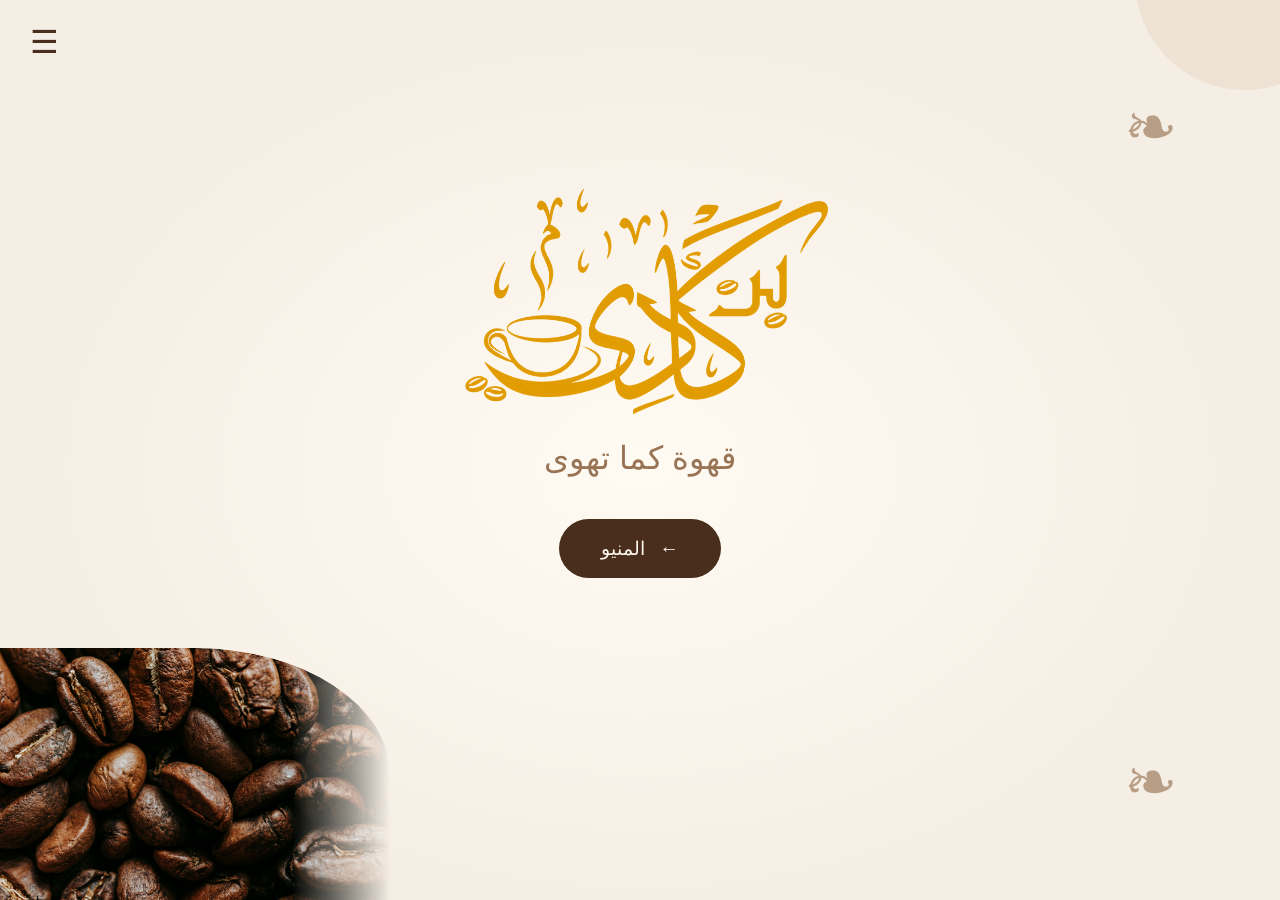
<file: index.html>
<!doctype html>
<html lang="ar" dir="rtl">
<head>
  <meta charset="utf-8">
  <meta name="viewport" content="width=device-width, initial-scale=1">
  <meta name="theme-color" content="#f5eee5">
  <title>بن كادي | قهوتك على مزاجك</title>
  <link rel="stylesheet" href="index.css">
</head>
<body>
  <main class="hero">
    <button class="menu" type="button" aria-label="فتح القائمة" aria-expanded="false">☰</button>

    <nav class="nav" aria-label="القائمة الرئيسية">
      <a href="index.html">الرئيسية</a>
      <a href="menu.html">المنيو</a>
      <a href="offers.html">العروض</a>
    </nav>

    <span class="decor one"></span>
    <span class="decor two"></span>
    <span class="sprig a">❧</span>
    <span class="sprig b">❧</span>

    <div class="hero-content">
      <img
        class="brand-logo"
        src="222.png"
        alt="بن كادي"
        style="display: block; width: min(100%, 420px); height: auto; margin-inline: auto;">

      <p class="tagline">قهوة كما تهوى</p>

      <a class="cta" href="menu.html">
        <span>←</span> المنيو
      </a>
    </div>

    <img
      class="beans"
      src="nathan-dumlao-PDipEilB0b8-unsplash.jpg"
      alt="حبوب بن محمصة">

  
  </main>

  <script src="index.js" defer></script>
</body>
</html>
</file>
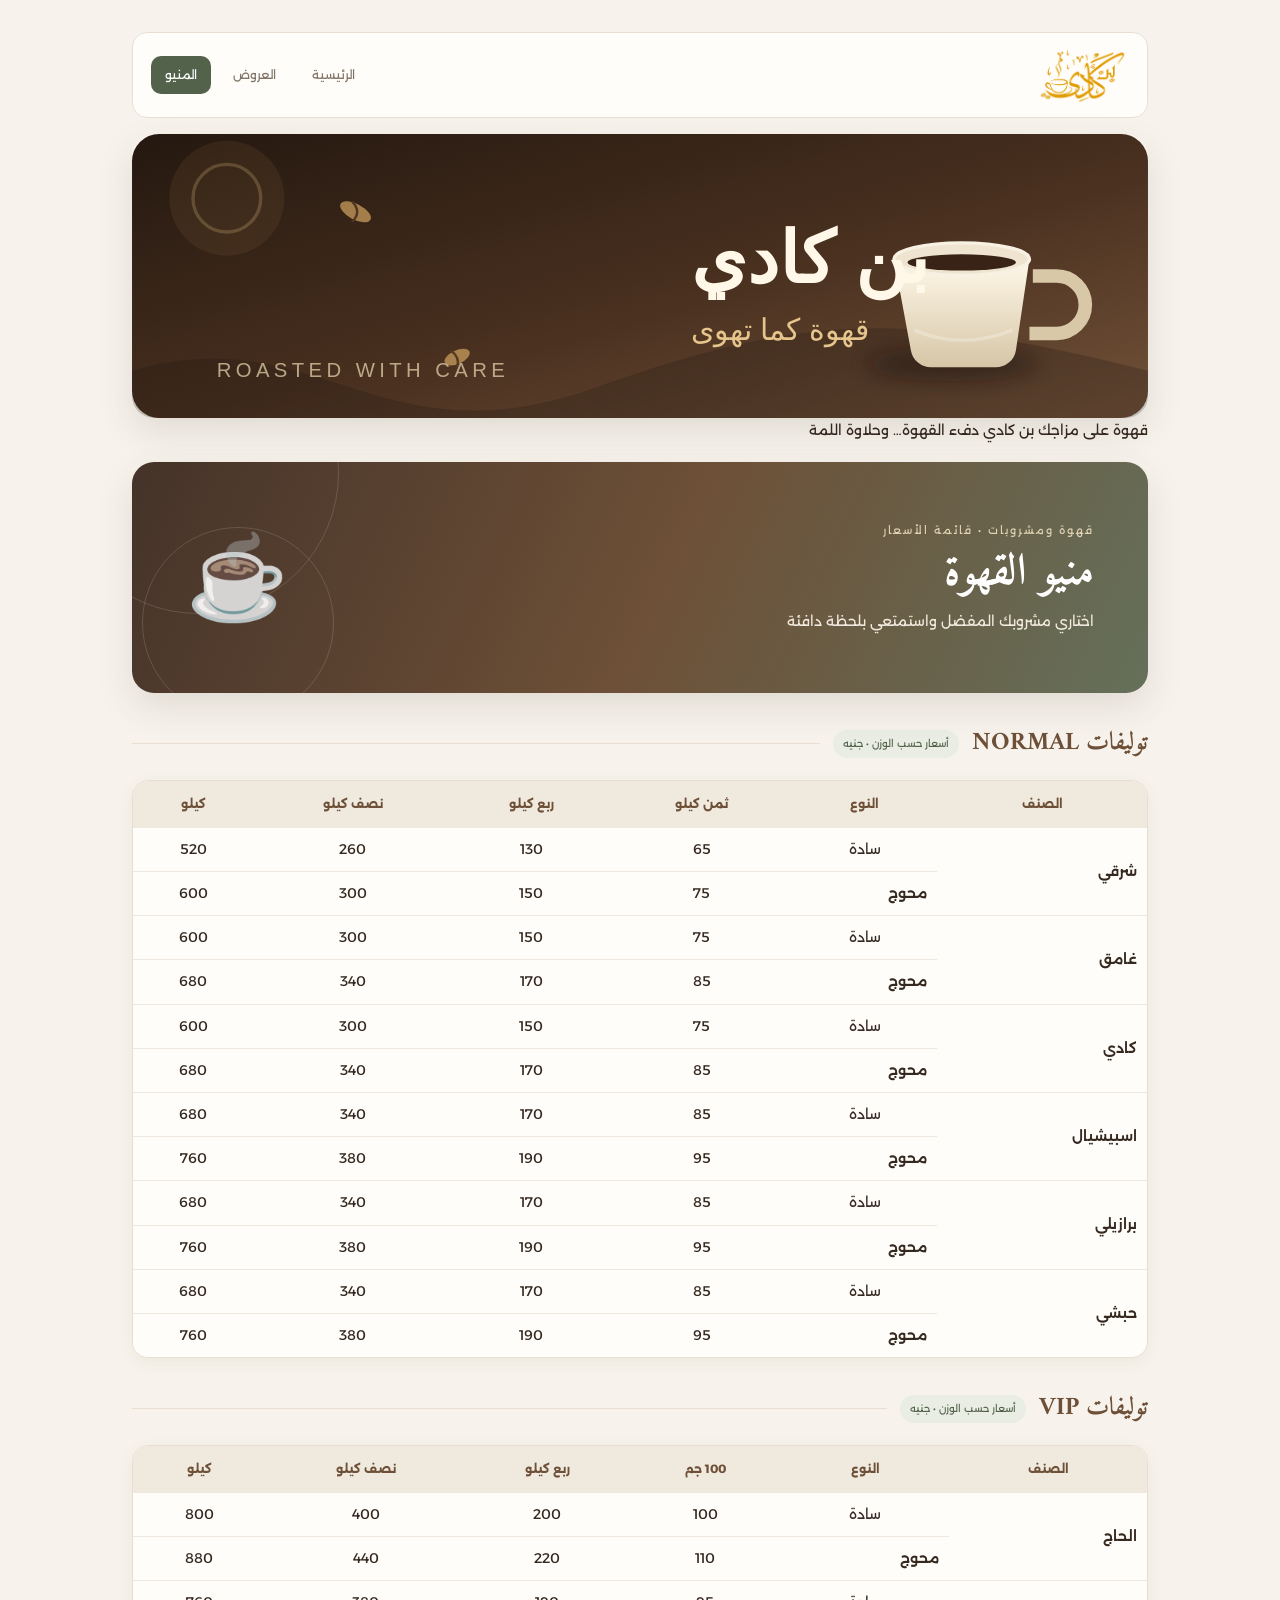
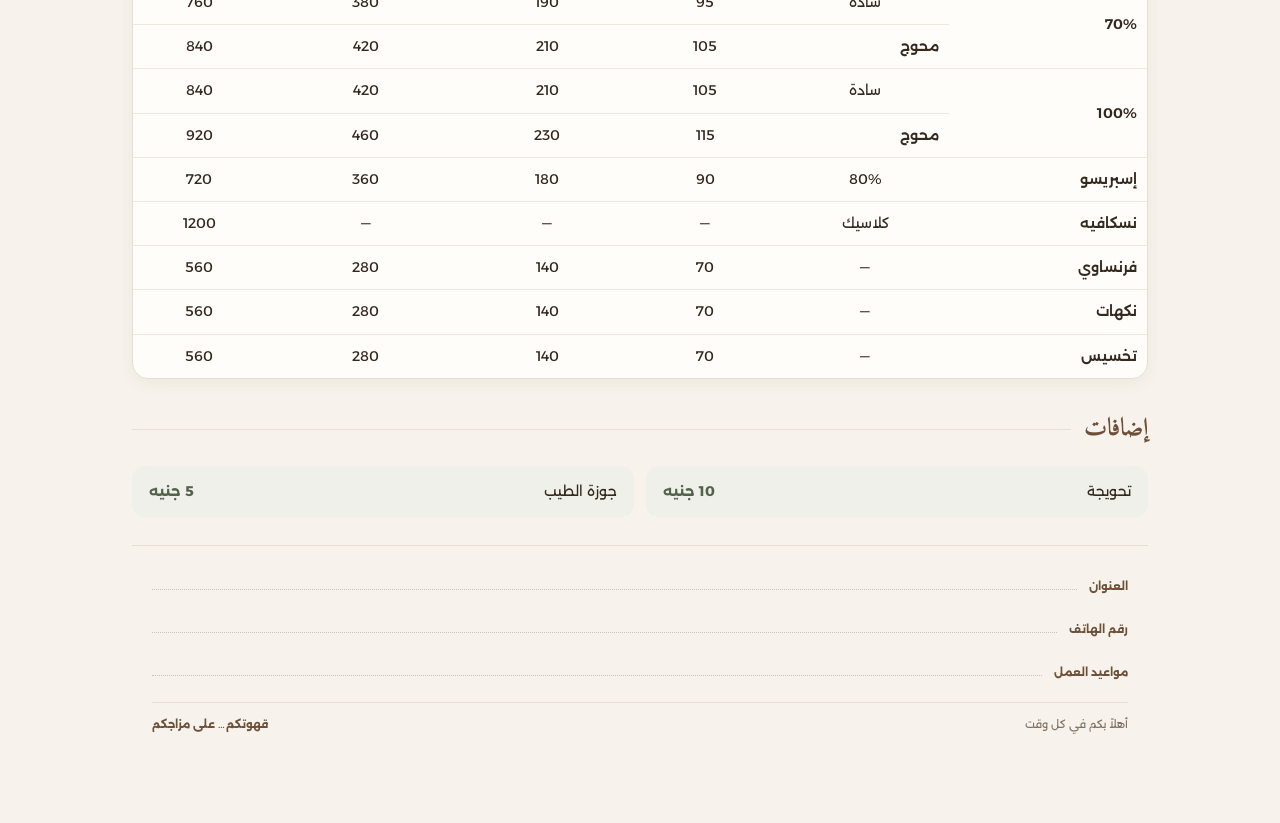
<file: menu.html>
<!doctype html>
<html lang="ar" dir="rtl">
<head>
  <meta charset="utf-8">
  <meta name="viewport" content="width=device-width, initial-scale=1">
  <title>منيو بن كادي</title>

  <link rel="preconnect" href="https://fonts.googleapis.com">
  <link rel="preconnect" href="https://fonts.gstatic.com" crossorigin>
  <link href="https://fonts.googleapis.com/css2?family=Alexandria:wght@400;500;600;700&family=Amiri:wght@700&display=swap" rel="stylesheet">

  <link rel="stylesheet" href="menu.css">
  <script src="menu.js" defer></script>
</head>
<body>
  <main class="page">
    <nav class="nav" aria-label="القائمة الرئيسية">
      <a class="brand-mini" href="index.html" aria-label="بن كادي - الرئيسية">
        <img src="222.png" alt="لوجو بن كادي">
      </a>

      <button
        class="nav-toggle"
        type="button"
        aria-expanded="false"
        aria-controls="navlinks"
        aria-label="فتح القائمة"
      >☰</button>

      <div class="navlinks" id="navlinks">
        <a href="index.html">الرئيسية</a>
        <a href="offers.html">العروض</a>
        <a class="active" href="menu.html" aria-current="page">المنيو</a>
      </div>
    </nav>

    <img class="brand-banner" src="banner-design-2.svg" alt="بن كادي — قهوة كما تهوى">
      <title id="banner-title">بن كادي — قهوة على مزاجك</title>
      <defs>
        <linearGradient id="banner-bg" x1="0" y1="0" x2="1" y2="1">
          <stop stop-color="#433128"/>
          <stop offset=".6" stop-color="#6b5039"/>
          <stop offset="1" stop-color="#66705b"/>
        </linearGradient>
        <radialGradient id="cup-color">
          <stop stop-color="#fffaf0"/>
          <stop offset="1" stop-color="#d9c6a6"/>
        </radialGradient>
      </defs>

      <rect width="1200" height="330" rx="28" fill="url(#banner-bg)"/>
      <circle cx="1040" cy="38" r="180" fill="#fff" opacity=".035"/>
      <circle cx="80" cy="300" r="205" fill="#fff" opacity=".035"/>

      <g fill="#d1ad76" opacity=".75">
        <ellipse cx="122" cy="80" rx="22" ry="11" transform="rotate(32 122 80)"/>
        <ellipse cx="196" cy="237" rx="18" ry="9" transform="rotate(-30 196 237)"/>
        <ellipse cx="1010" cy="252" rx="19" ry="10" transform="rotate(24 1010 252)"/>
        <ellipse cx="1090" cy="108" rx="18" ry="9" transform="rotate(-25 1090 108)"/>
      </g>

      <g transform="translate(865 83)">
        <ellipse cx="105" cy="164" rx="121" ry="22" fill="#2e241f" opacity=".28"/>
        <path d="M35 72h145l-12 79q-8 42-60 42t-61-42z" fill="url(#cup-color)"/>
        <path d="M178 87h22a31 31 0 0 1 0 61h-30" fill="none" stroke="#e8d9bf" stroke-width="14"/>
        <ellipse cx="107" cy="75" rx="73" ry="17" fill="#f7efe1"/>
        <ellipse cx="107" cy="75" rx="58" ry="11" fill="#553c2d"/>
        <path d="M87 38q-13-19 2-32M119 40q-13-21 2-35" fill="none" stroke="#eee3d1" stroke-width="5" stroke-linecap="round" opacity=".7"/>
      </g>

      <text x="650" y="143" text-anchor="middle" fill="#f6eedf" font-family="Tahoma,Arial,sans-serif" font-size="26">قهوة على مزاجك</text>
      <text x="650" y="226" text-anchor="middle" fill="#fffaf1" font-family="Tahoma,Arial,sans-serif" font-weight="700" font-size="76">بن كادي</text>
      <path d="M495 250h310" stroke="#c9a66b" stroke-width="2"/>
      <text x="650" y="287" text-anchor="middle" fill="#e8d9bf" font-family="Tahoma,Arial,sans-serif" font-size="19">دفء القهوة… وحلاوة اللمة</text>
    </svg>

    <header class="hero">
      <div class="hero-copy">
        <div class="eyebrow">قهوة ومشروبات • قائمة الأسعار</div>
        <h1>منيو القهوة</h1>
        <p>اختاري مشروبك المفضل واستمتعي بلحظة دافئة</p>
      </div>
      <div class="cup" aria-hidden="true">☕</div>
    </header>

    <section class="section">
      <div class="section-head">
        <h2>توليفات NORMAL</h2>
        <span class="tag">أسعار حسب الوزن • جنيه</span>
      </div>
      <div class="table-wrap">
        <table class="blends">
          <thead>
            <tr>
              <th>الصنف</th>
              <th>النوع</th>
              <th>ثمن كيلو</th>
              <th>ربع كيلو</th>
              <th>نصف كيلو</th>
              <th>كيلو</th>
            </tr>
          </thead>
          <tbody>
            <tr><td rowspan="2">شرقي</td><td>سادة</td><td>65</td><td>130</td><td>260</td><td>520</td></tr>
            <tr><td>محوج</td><td>75</td><td>150</td><td>300</td><td>600</td></tr>
            <tr><td rowspan="2">غامق</td><td>سادة</td><td>75</td><td>150</td><td>300</td><td>600</td></tr>
            <tr><td>محوج</td><td>85</td><td>170</td><td>340</td><td>680</td></tr>
            <tr><td rowspan="2">كادي</td><td>سادة</td><td>75</td><td>150</td><td>300</td><td>600</td></tr>
            <tr><td>محوج</td><td>85</td><td>170</td><td>340</td><td>680</td></tr>
            <tr><td rowspan="2">اسبيشيال</td><td>سادة</td><td>85</td><td>170</td><td>340</td><td>680</td></tr>
            <tr><td>محوج</td><td>95</td><td>190</td><td>380</td><td>760</td></tr>
            <tr><td rowspan="2">برازيلي</td><td>سادة</td><td>85</td><td>170</td><td>340</td><td>680</td></tr>
            <tr><td>محوج</td><td>95</td><td>190</td><td>380</td><td>760</td></tr>
            <tr><td rowspan="2">حبشي</td><td>سادة</td><td>85</td><td>170</td><td>340</td><td>680</td></tr>
            <tr><td>محوج</td><td>95</td><td>190</td><td>380</td><td>760</td></tr>
          </tbody>
        </table>
      </div>
    </section>

    <section class="section">
      <div class="section-head">
        <h2>توليفات VIP</h2>
        <span class="tag">أسعار حسب الوزن • جنيه</span>
      </div>
      <div class="table-wrap">
        <table class="blends">
          <thead>
            <tr>
              <th>الصنف</th>
              <th>النوع</th>
              <th>100 جم</th>
              <th>ربع كيلو</th>
              <th>نصف كيلو</th>
              <th>كيلو</th>
            </tr>
          </thead>
          <tbody>
            <tr><td rowspan="2">الحاج</td><td>سادة</td><td>100</td><td>200</td><td>400</td><td>800</td></tr>
            <tr><td>محوج</td><td>110</td><td>220</td><td>440</td><td>880</td></tr>
            <tr><td rowspan="2">70%</td><td>سادة</td><td>95</td><td>190</td><td>380</td><td>760</td></tr>
            <tr><td>محوج</td><td>105</td><td>210</td><td>420</td><td>840</td></tr>
            <tr><td rowspan="2">100%</td><td>سادة</td><td>105</td><td>210</td><td>420</td><td>840</td></tr>
            <tr><td>محوج</td><td>115</td><td>230</td><td>460</td><td>920</td></tr>
            <tr><td>إسبريسو</td><td>80%</td><td>90</td><td>180</td><td>360</td><td>720</td></tr>
            <tr><td>نسكافيه</td><td>كلاسيك</td><td>—</td><td>—</td><td>—</td><td>1200</td></tr>
            <tr><td>فرنساوي</td><td>—</td><td>70</td><td>140</td><td>280</td><td>560</td></tr>
            <tr><td>نكهات</td><td>—</td><td>70</td><td>140</td><td>280</td><td>560</td></tr>
            <tr><td>تخسيس</td><td>—</td><td>70</td><td>140</td><td>280</td><td>560</td></tr>
          </tbody>
        </table>
      </div>
      
    </section>

    
    <section class="section">
      <div class="section-head">
        <h2>إضافات</h2>
      </div>
      <div class="extras">
        <div class="extra"><span>تحويجة</span><strong>10 جنيه</strong></div>
        <div class="extra"><span>جوزة الطيب</span><strong>5 جنيه</strong></div>
      </div>
    </section>

    <footer class="footer contact-footer">
      <div class="contact-line"><b>العنوان</b><span class="contact-blank" aria-label="مساحة لكتابة العنوان"></span></div>
      <div class="contact-line"><b>رقم الهاتف</b><span class="contact-blank" aria-label="مساحة لكتابة رقم الهاتف"></span></div>
      <div class="contact-line"><b>مواعيد العمل</b><span class="contact-blank" aria-label="مساحة لكتابة مواعيد العمل"></span></div>
      <div class="footer-slogan"><span>أهلاً بكم في كل وقت</span><b>قهوتكم… على مزاجكم</b></div>
    </footer>
  </main>
</body>
</html>
</file>
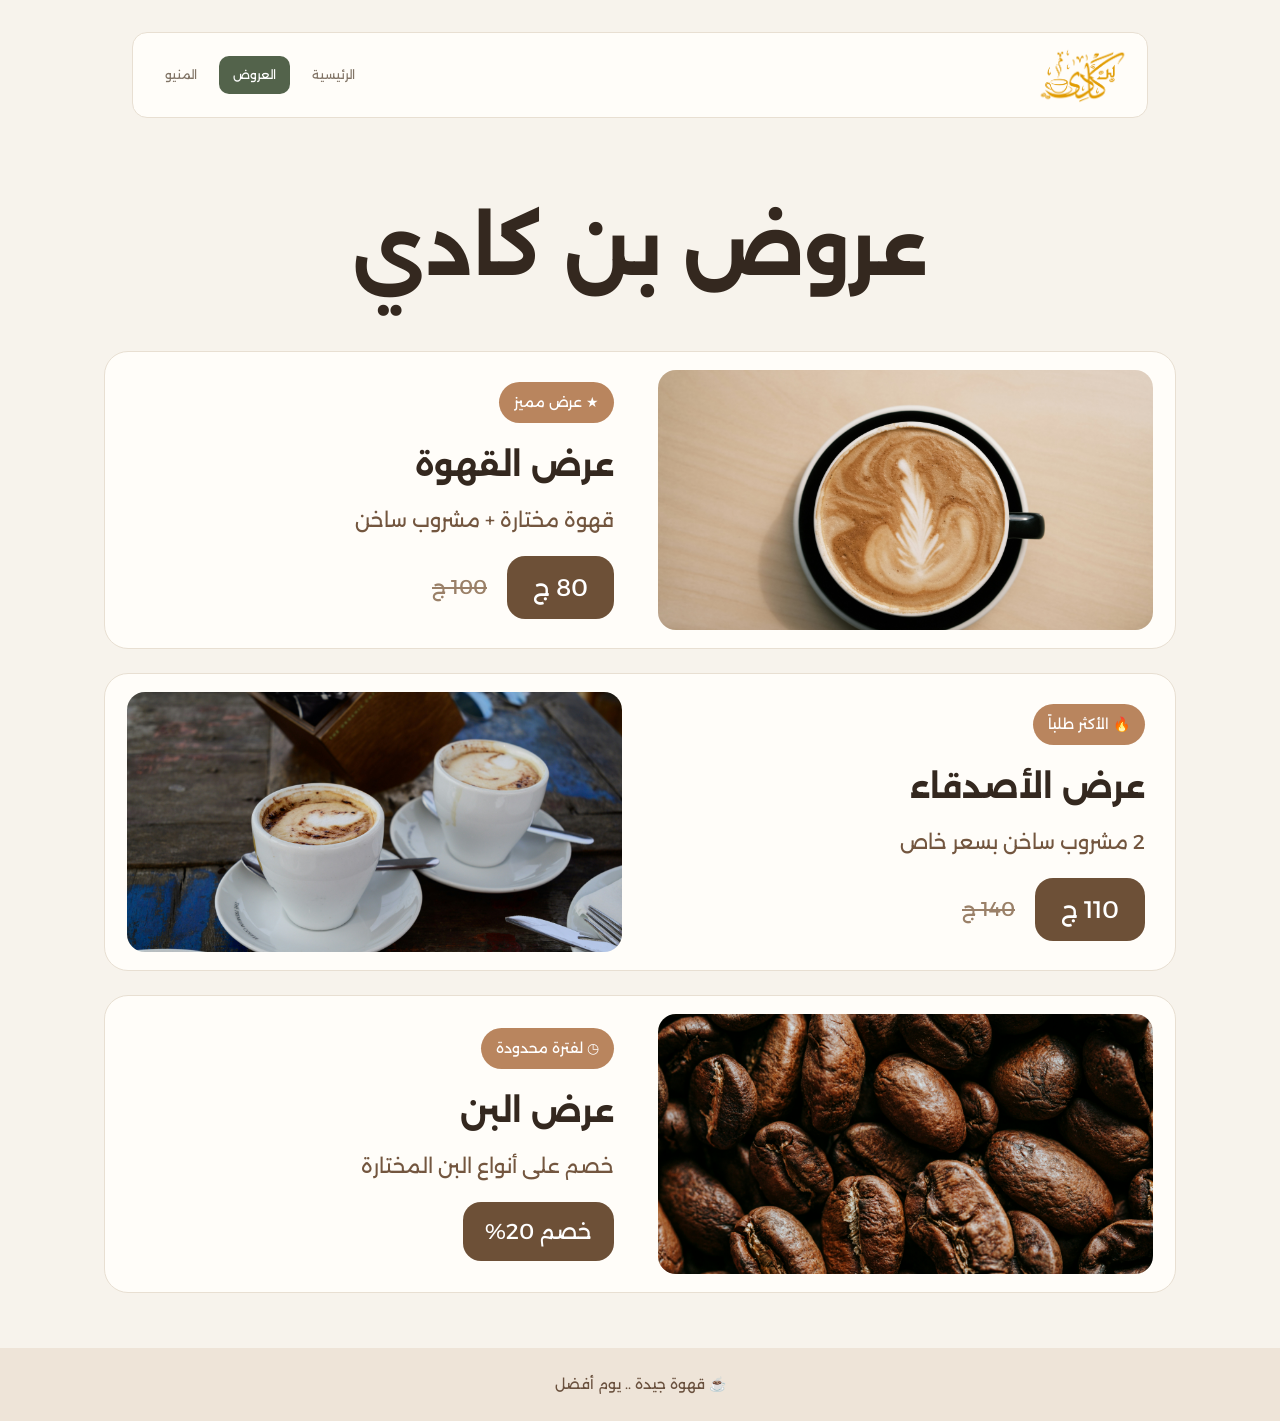
<file: offers.html>
<!doctype html>
<html lang="ar" dir="rtl">
<head>
  <meta charset="utf-8">
  <meta name="viewport" content="width=device-width, initial-scale=1">
  <meta name="theme-color" content="#f7f3ec">
  <title>عروض بن كادي</title>

  <link rel="preconnect" href="https://fonts.googleapis.com">
  <link rel="preconnect" href="https://fonts.gstatic.com" crossorigin>
  <link href="https://fonts.googleapis.com/css2?family=Alexandria:wght@400;500;600;700&display=swap" rel="stylesheet">

  <link rel="stylesheet" href="offers.css">
  <script src="offers.js" defer></script>
</head>
<body>
  <nav class="nav" aria-label="القائمة الرئيسية">
    <a class="brand-mini" href="index.html" aria-label="بن كادي - الرئيسية">
      <img src="222.png" alt="لوجو بن كادي">
    </a>

    <button
      class="nav-toggle"
      type="button"
      aria-expanded="false"
      aria-controls="navlinks"
      aria-label="فتح القائمة"
    >☰</button>

    <div class="navlinks" id="navlinks">
      <a href="index.html">الرئيسية</a>
      <a class="active" href="offers.html" aria-current="page">العروض</a>
      <a href="menu.html">المنيو</a>
    </div>
  </nav>

  <main>
    <section class="intro">
      <h1>عروض بن كادي</h1>
    </section>

    <section class="offers">
      <article class="offer">
        <img src="haewon-oh--PCNUncJ3R0-unsplash.jpg" alt="فنجان لاتيه مع حبوب البن">
        <div class="details">
          <span class="badge">★ عرض مميز</span>
          <h2>عرض القهوة</h2>
          <p>قهوة مختارة + مشروب ساخن</p>
          <div class="price">
            <span class="now">80 ج</span>
            <span class="old">100 ج</span>
          </div>
        </div>
      </article>

      <article class="offer">
        <img src="daniel-AEgYnTf-VOI-unsplash.jpg" alt="فنجانان قهوة للأصدقاء">
        <div class="details">
          <span class="badge">🔥 الأكثر طلباً</span>
          <h2>عرض الأصدقاء</h2>
          <p>2 مشروب ساخن بسعر خاص</p>
          <div class="price">
            <span class="now">110 ج</span>
            <span class="old">140 ج</span>
          </div>
        </div>
      </article>

      <article class="offer">
        <img src="nathan-dumlao-PDipEilB0b8-unsplash.jpg" alt="حبوب بن محمصة">
        <div class="details">
          <span class="badge">◷ لفترة محدودة</span>
          <h2>عرض البن</h2>
          <p>خصم على أنواع البن المختارة</p>
          <span class="discount">خصم 20%</span>
        </div>
      </article>
    </section>
  </main>

  <footer>☕ قهوة جيدة .. يوم أفضل</footer>
</body>
</html>
</file>
<file: index.css>
:root{--cream:#f5eee5;--coffee:#4a2e1d;--tan:#987354;--ink:#332216}
*{box-sizing:border-box}
html{scroll-behavior:smooth}
body{margin:0;background:var(--cream);color:var(--ink);font-family:Tahoma,Arial,sans-serif}
.hero{min-height:100svh;position:relative;display:grid;place-items:center;text-align:center;overflow:hidden;padding:100px 22px 250px;background:radial-gradient(ellipse at 50% 52%,#fffaf2 0%,var(--cream) 68%)}
.brand{font-size:clamp(3rem,9vw,6rem);font-weight:900;letter-spacing:-3px;margin:0;color:var(--coffee)}
.tagline{font-size:clamp(1.1rem,4vw,2rem);color:var(--tan);margin:15px 0 42px}
.cup{font-size:1em}
.cta{display:inline-flex;align-items:center;gap:14px;padding:18px 42px;border-radius:99px;background:var(--coffee);color:#fff8ef;text-decoration:none;font-size:1.2rem;transition:transform .2s,background .2s}
.cta:hover{transform:translateY(-3px);background:#67472f}
.menu{position:absolute;z-index:2;top:22px;left:24px;border:0;background:none;color:var(--coffee);font-size:2rem;cursor:pointer}
.nav{display:none;position:absolute;top:70px;left:20px;background:#fffaf2;padding:15px 22px;border-radius:18px;box-shadow:0 8px 30px #4a2e1d20}
.nav.open{display:grid;gap:14px}
.nav a{color:var(--coffee);text-decoration:none}
.decor{position:absolute;border-radius:50%;background:#ead9c7;opacity:.55;width:220px;height:220px}
.decor.one{top:-130px;right:-75px}
.decor.two{bottom:-160px;left:-60px;width:300px;height:300px}
.beans{position:absolute;bottom:0;left:0;width:min(36vw,390px);height:clamp(170px,28vh,330px);object-fit:cover;object-position:left bottom;mask-image:linear-gradient(90deg,#000 75%,transparent);border-radius:0 50% 0 0}
.sprig{position:absolute;color:#9a7454;font-size:4rem;opacity:.65}
.sprig.a{top:90px;right:8%}
.sprig.b{bottom:9%;right:8%}
.hint{position:absolute;bottom:24px;font-size:.8rem;color:#987354}
@media(max-width:600px){
  .hero{padding:90px 18px 240px}
  .brand{letter-spacing:-2px}
  .cta{padding:16px 32px}
  .beans{width:58vw;height:200px}
  .sprig.a{top:100px;right:4%;font-size:2.5rem}
  .sprig.b{display:none}
  .menu{left:18px;top:15px}
  .hint{display:none}
}
</file>
<file: menu.css>
:root {
  --ink: #34281f;
  --muted: #817466;
  --coffee: #6d5037;
  --olive: #53634b;
  --cream: #f7f3ec;
  --paper: #fffdf9;
  --line: #e8dfd2;
}

* {
  box-sizing: border-box;
}

body {
  margin: 0;
  background: var(--cream);
  color: var(--ink);
  font-family: Alexandria, "Segoe UI", sans-serif;
  font-size: 14px;
  line-height: 1.8;
}

.page {
  max-width: 1060px;
  margin: 32px auto;
  padding: 0 22px 40px;
}

.nav {
  display: flex;
  align-items: center;
  justify-content: space-between;
  gap: 20px;
  padding: 12px 18px;
  margin-bottom: 16px;
  background: var(--paper);
  border: 1px solid var(--line);
  border-radius: 15px;
}

.brand-mini {
  display: flex;
  align-items: center;
  flex-shrink: 0;
  text-decoration: none;
}

.brand-mini img {
  display: block;
  width: 96px;
  height: 60px;
  object-fit: contain;
}

.navlinks {
  display: flex;
  align-items: center;
  gap: 8px;
}

.navlinks a {
  padding: 8px 14px;
  border-radius: 10px;
  color: var(--muted);
  font-size: 12px;
  text-decoration: none;
  transition: 0.2s;
}

.navlinks a:hover {
  background: #f1ece3;
  color: var(--coffee);
}

.navlinks a.active {
  background: var(--olive);
  color: white;
}

.nav-toggle {
  display: none;
  border: 0;
  border-radius: 9px;
  padding: 4px 11px;
  background: #eef0e9;
  color: var(--olive);
  font-size: 21px;
  cursor: pointer;
}

.brand-banner {
  display: block;
  width: 100%;
  height: auto;
  max-height: 290px;
  border-radius: 22px;
  object-fit: cover;
  box-shadow: 0 14px 35px #49372920;
}

.hero {
  position: relative;
  display: flex;
  align-items: center;
  justify-content: space-between;
  min-height: 205px;
  margin-top: 18px;
  overflow: hidden;
  padding: 42px 54px;
  border-radius: 22px;
  background: linear-gradient(115deg, #453329 0%, #6d5037 52%, #65705a 100%);
  color: white;
  box-shadow: 0 14px 35px #49372920;
}

.hero::before,
.hero::after {
  position: absolute;
  top: -130px;
  left: -75px;
  width: 280px;
  height: 280px;
  border: 1px solid #ffffff24;
  border-radius: 50%;
  content: "";
}

.hero::after {
  top: 65px;
  left: 10px;
  width: 190px;
  height: 190px;
}

.hero-copy,
.cup {
  position: relative;
  z-index: 1;
}

.eyebrow {
  color: #e2d2b4;
  font-size: 11px;
  letter-spacing: 2px;
}

.hero h1 {
  margin: 7px 0;
  font-family: Amiri, serif;
  font-size: 44px;
  line-height: 1.2;
}

.hero p {
  margin: 8px 0 0;
  color: #f1e9dd;
}

.cup {
  font-size: 82px;
  opacity: 0.92;
  filter: grayscale(0.25);
}

.section {
  margin-top: 28px;
}

.section-head {
  display: flex;
  align-items: center;
  gap: 13px;
  margin-bottom: 14px;
}

.section-head h2 {
  margin: 0;
  color: var(--coffee);
  font-family: Amiri, serif;
  font-size: 25px;
  white-space: nowrap;
}

.section-head::after {
  flex: 1;
  height: 1px;
  background: var(--line);
  content: "";
}

.tag {
  padding: 5px 10px;
  border-radius: 20px;
  background: #e9ede4;
  color: var(--olive);
  font-size: 10px;
  white-space: nowrap;
}

.grid {
  display: grid;
  grid-template-columns: repeat(2, minmax(0, 1fr));
  gap: 15px;
}

.card {
  padding: 17px 20px;
  border: 1px solid var(--line);
  border-radius: 16px;
  background: var(--paper);
  box-shadow: 0 4px 15px #503b2510;
}

.card h3 {
  margin: 0 0 9px;
  color: var(--olive);
  font-size: 14px;
  font-weight: 700;
}

.item {
  display: flex;
  align-items: baseline;
  gap: 10px;
  padding: 7px 0;
  border-bottom: 1px dashed #eae3d9;
}

.item:last-child {
  padding-bottom: 0;
  border: 0;
}

.item .name {
  white-space: nowrap;
}

.item .dots {
  flex: 1;
  border-bottom: 1px dotted #cfc3b3;
  transform: translateY(-4px);
}

.price {
  color: var(--coffee);
  font-weight: 700;
  white-space: nowrap;
}

.currency {
  color: var(--muted);
  font-size: 10px;
  font-weight: 400;
}

.table-wrap {
  overflow: auto;
  border: 1px solid var(--line);
  border-radius: 16px;
  background: var(--paper);
  box-shadow: 0 4px 15px #503b2510;
}

.blends {
  width: 100%;
  min-width: 610px;
  border-collapse: collapse;
  text-align: center;
}

.blends th {
  padding: 12px 10px;
  background: #f0e9de;
  color: var(--coffee);
  font-size: 12px;
  font-weight: 700;
}

.blends td {
  padding: 9px 10px;
  border-top: 1px solid #eee8df;
}

.blends td:first-child {
  font-weight: 600;
  text-align: right;
}

.blends tr:nth-child(even) td {
  background: #fffdfa;
}

.note {
  margin: 9px 4px 0;
  color: var(--muted);
  font-size: 11px;
}

.extras {
  display: grid;
  grid-template-columns: repeat(2, 1fr);
  gap: 12px;
}

.extra {
  display: flex;
  align-items: center;
  justify-content: space-between;
  padding: 13px 17px;
  border-radius: 13px;
  background: #eef0e9;
}

.extra strong {
  color: var(--olive);
}

.footer {
  display: flex;
  justify-content: space-between;
  margin-top: 28px;
  padding: 16px 20px;
  border-top: 1px solid var(--line);
  color: var(--muted);
  font-size: 11px;
}

.footer b {
  color: var(--coffee);
}

.contact-footer {
  flex-direction: column;
  gap: 12px;
  padding-top: 20px;
}

.contact-line {
  display: flex;
  align-items: baseline;
  gap: 12px;
  min-height: 30px;
}

.contact-blank {
  flex: 1;
  min-height: 24px;
  border-bottom: 1px dotted #cfc3b3;
}

.footer-slogan {
  display: flex;
  justify-content: space-between;
  gap: 12px;
  margin-top: 8px;
  padding-top: 12px;
  border-top: 1px solid var(--line);
}

@media (max-width: 650px) {
  .page {
    margin: 14px auto;
    padding: 0 13px 25px;
  }

  .nav {
    position: relative;
    flex-direction: row;
    align-items: center;
    padding: 7px 12px;
  }

  .brand-mini img {
    width: 78px;
    height: 52px;
  }

  .nav-toggle {
    display: block;
    margin-inline-start: auto;
  }

  .navlinks {
    position: absolute;
    z-index: 5;
    top: calc(100% + 6px);
    right: 0;
    left: 0;
    display: none;
    width: auto;
    flex-direction: column;
    align-items: stretch;
    padding: 7px;
    border: 1px solid var(--line);
    border-radius: 12px;
    background: var(--paper);
    box-shadow: 0 8px 20px #49372918;
  }

  .navlinks.is-open {
    display: flex;
  }

  .navlinks a {
    padding: 9px 12px;
  }

  .hero {
    min-height: 175px;
    padding: 30px 25px;
  }

  .hero h1 {
    font-size: 35px;
  }

  .cup {
    font-size: 60px;
  }

  .grid {
    grid-template-columns: 1fr;
  }

  .section {
    margin-top: 22px;
  }

  .card {
    padding: 15px 17px;
  }

  .extras {
    grid-template-columns: 1fr;
  }

  .footer {
    flex-direction: column;
    gap: 12px;
  }

  .footer-slogan {
    flex-direction: column;
  }
}

@media print {
  body {
    background: white;
  }

  .page {
    margin: 0 auto;
    padding: 0;
  }

  .hero,
  .card,
  .table-wrap {
    box-shadow: none;
  }

  .hero {
    print-color-adjust: exact;
    -webkit-print-color-adjust: exact;
  }

  .section {
    break-inside: avoid;
  }

  .table-wrap {
    overflow: visible;
  }

  .nav-toggle {
    display: none;
  }
}
</file>
<file: offers.css>
:root {
  --ink: #34281f;
  --muted: #817466;
  --coffee: #6d5037;
  --olive: #53634b;
  --cream: #f7f3ec;
  --paper: #fffdf9;
  --line: #e8dfd2;
}

* {
  box-sizing: border-box;
}

body {
  margin: 0;
  background: var(--cream);
  color: var(--ink);
  font-family: Alexandria, "Segoe UI", sans-serif;
  font-size: 14px;
  line-height: 1.8;
}

/* Navbar مطابق لصفحة المنيو */
.nav {
  display: flex;
  align-items: center;
  justify-content: space-between;
  gap: 20px;
  max-width: 1016px;
  margin: 32px auto 16px;
  padding: 12px 18px;
  background: var(--paper);
  border: 1px solid var(--line);
  border-radius: 15px;
}

.brand-mini {
  display: flex;
  align-items: center;
  flex-shrink: 0;
  text-decoration: none;
}

.brand-mini img {
  display: block;
  width: 96px;
  height: 60px;
  object-fit: contain;
}

.navlinks {
  display: flex;
  align-items: center;
  gap: 8px;
}

.navlinks a {
  padding: 8px 14px;
  border-radius: 10px;
  color: var(--muted);
  font-size: 12px;
  text-decoration: none;
  transition: 0.2s;
}

.navlinks a:hover {
  background: #f1ece3;
  color: var(--coffee);
}

.navlinks a.active {
  background: var(--olive);
  color: white;
}

.nav-toggle {
  display: none;
  border: 0;
  border-radius: 9px;
  padding: 4px 11px;
  background: #eef0e9;
  color: var(--olive);
  font-size: 21px;
  cursor: pointer;
}

/* محتوى صفحة العروض */
.intro {
  text-align: center;
  padding: 45px 20px 24px;
}

.intro h1 {
  margin: 0;
  font-size: clamp(2.5rem, 7vw, 4.8rem);
}

.offers {
  display: grid;
  max-width: 1120px;
  gap: 24px;
  margin: 0 auto;
  padding: 10px 24px 55px;
}

.offer {
  display: grid;
  grid-template-columns: 1fr 1fr;
  align-items: center;
  gap: 36px;
  padding: 18px 22px;
  background: var(--paper);
  border: 1px solid var(--line);
  border-radius: 24px;
}

.offer:nth-child(even) img {
  order: 2;
}

.offer img {
  width: 100%;
  height: 260px;
  object-fit: cover;
  border-radius: 18px;
}

.details {
  padding: 8px;
}

.badge {
  display: inline-block;
  padding: 8px 15px;
  border-radius: 30px;
  background: #b9855e;
  color: white;
}

.details h2 {
  margin: 13px 0 5px;
  font-size: 2rem;
}

.details p {
  margin: 8px 0 18px;
  color: #73563f;
  font-size: 1.25rem;
}

.price {
  display: flex;
  align-items: center;
  gap: 20px;
}

.now {
  display: inline-block;
  padding: 10px 26px;
  border-radius: 18px;
  background: var(--coffee);
  color: white;
  font-size: 1.5rem;
}

.old {
  color: #9a8068;
  font-size: 1.25rem;
  text-decoration: line-through;
}

.discount {
  display: inline-block;
  padding: 10px 22px;
  border-radius: 18px;
  background: var(--coffee);
  color: white;
  font-size: 1.35rem;
}

footer {
  padding: 24px;
  background: #eee4d8;
  color: #6a513e;
  text-align: center;
}

@media (max-width: 650px) {
  .nav {
    position: relative;
    flex-direction: row;
    align-items: center;
    margin: 14px 13px 16px;
    padding: 7px 12px;
  }

  .brand-mini img {
    width: 78px;
    height: 52px;
  }

  .nav-toggle {
    display: block;
    margin-inline-start: auto;
  }

  .navlinks {
    position: absolute;
    z-index: 5;
    top: calc(100% + 6px);
    right: 0;
    left: 0;
    display: none;
    width: auto;
    flex-direction: column;
    align-items: stretch;
    padding: 7px;
    border: 1px solid var(--line);
    border-radius: 12px;
    background: var(--paper);
    box-shadow: 0 8px 20px #49372918;
  }

  .navlinks.is-open {
    display: flex;
  }

  .navlinks a {
    padding: 9px 12px;
  }

  .intro {
    padding: 34px 18px 18px;
  }

  .offers {
    gap: 16px;
    padding: 8px 14px 34px;
  }

  .offer,
  .offer:nth-child(even) {
    grid-template-columns: 1fr;
    gap: 14px;
    padding: 12px;
    border-radius: 18px;
  }

  .offer img,
  .offer:nth-child(even) img {
    order: 0;
    height: 210px;
  }

  .details {
    padding: 5px;
  }

  .details h2 {
    font-size: 1.55rem;
  }

  .details p {
    margin-bottom: 12px;
    font-size: 1rem;
  }

  .price {
    gap: 12px;
  }

  .now {
    font-size: 1.2rem;
  }

  .badge {
    font-size: 0.9rem;
  }

  footer {
    font-size: 0.9rem;
  }
}

@media print {
  .nav-toggle {
    display: none;
  }
}
</file>
